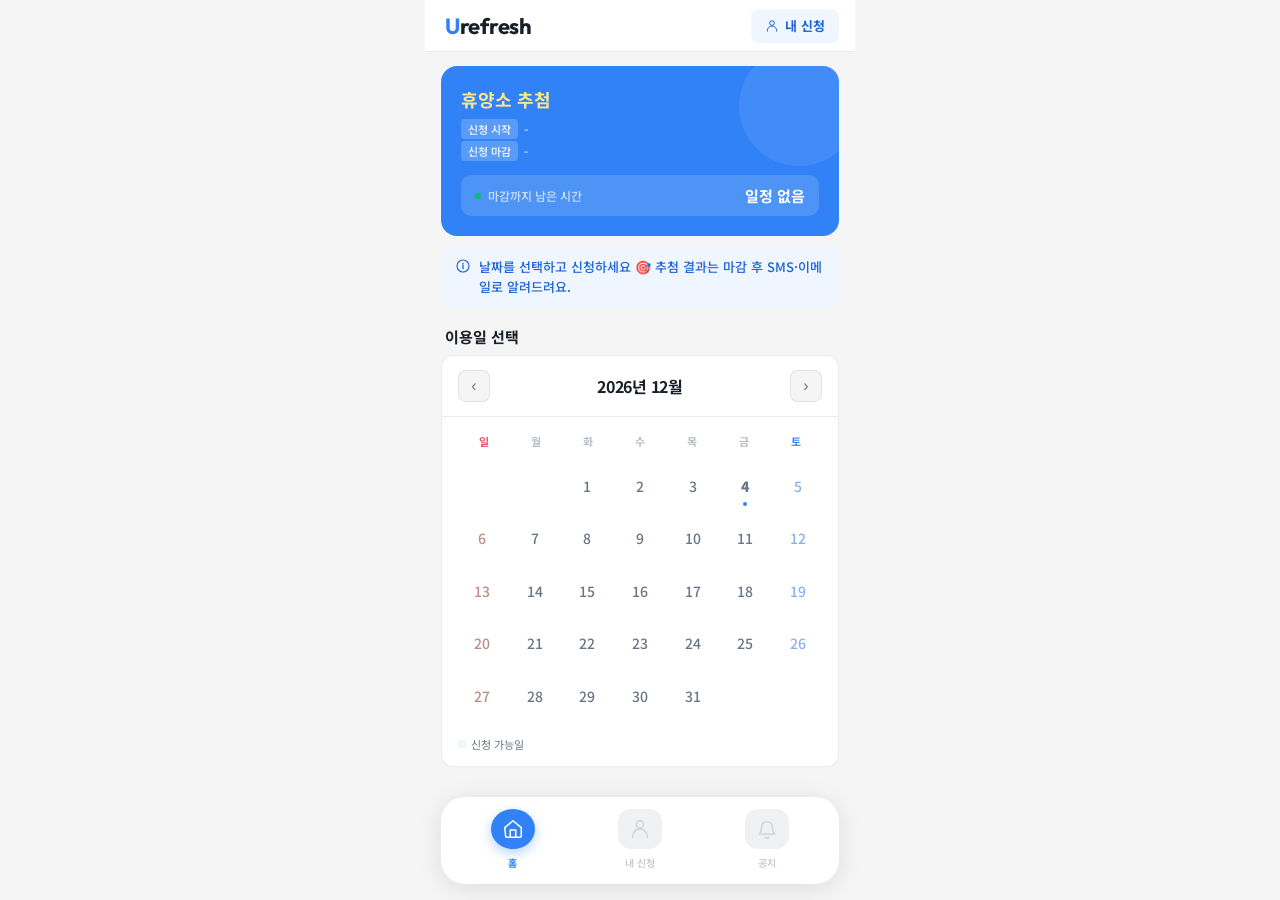
<file: index.html>
<!DOCTYPE html>
<html lang="ko">
<head>
<meta charset="UTF-8">
<meta name="viewport" content="width=device-width, initial-scale=1.0, maximum-scale=1.0, user-scalable=no">
<meta name="apple-mobile-web-app-capable" content="yes">
<meta name="mobile-web-app-capable" content="yes">
<meta name="apple-mobile-web-app-status-bar-style" content="default">
<link rel="icon" href="data:,">
<title>유프레시</title>
<link href="https://fonts.googleapis.com/css2?family=Noto+Sans+KR:wght@400;500;700;900&family=Outfit:wght@700&display=swap" rel="stylesheet">
<link rel="stylesheet" href="css/style.css">
</head>
<body>

<!-- ══ SVG ICON SYMBOLS ══ -->
<svg xmlns="http://www.w3.org/2000/svg" style="display:none" width="0" height="0">
  <symbol id="i-back" viewBox="0 0 24 24" fill="none"><path d="M15 6l-6 6 6 6" stroke-width="1.7" stroke-linecap="round" stroke-linejoin="round"/></symbol>
  <symbol id="i-fwd" viewBox="0 0 24 24" fill="none"><path d="M9 6l6 6-6 6" stroke-width="1.7" stroke-linecap="round" stroke-linejoin="round"/></symbol>
  <symbol id="i-home" viewBox="0 0 24 24" fill="none"><path d="M3 10.5L12 3l9 7.5V20a1 1 0 01-1 1H5a1 1 0 01-1-1z" stroke-width="1.7" stroke-linecap="round" stroke-linejoin="round"/><path d="M9 21V13h6v8" stroke-width="1.7" stroke-linecap="round" stroke-linejoin="round"/></symbol>
  <symbol id="i-person" viewBox="0 0 24 24" fill="none"><circle cx="12" cy="7" r="4" stroke-width="1.7"/><path d="M4 21v-1a8 8 0 0116 0v1" stroke-width="1.7" stroke-linecap="round" stroke-linejoin="round"/></symbol>
  <symbol id="i-bell" viewBox="0 0 24 24" fill="none"><path d="M6 10a6 6 0 0112 0c0 5.5 2.5 7.5 2.5 7.5h-17S6 15.5 6 10z" stroke-width="1.7" stroke-linecap="round" stroke-linejoin="round"/><path d="M13.73 21a2 2 0 01-3.46 0" stroke-width="1.7" stroke-linecap="round"/></symbol>
  <symbol id="i-doc" viewBox="0 0 24 24" fill="none"><rect x="4" y="2" width="16" height="20" rx="2" stroke-width="1.7"/><path d="M8 7h8M8 12h8M8 17h5" stroke-width="1.7" stroke-linecap="round"/></symbol>
  <symbol id="i-check" viewBox="0 0 24 24" fill="none"><path d="M5 12l5 5L19 7" stroke-width="2" stroke-linecap="round" stroke-linejoin="round"/></symbol>
  <symbol id="i-info" viewBox="0 0 24 24" fill="none"><circle cx="12" cy="12" r="9" stroke-width="1.7"/><path d="M12 8v1M12 11v5" stroke-width="2" stroke-linecap="round"/></symbol>
  <symbol id="i-warn" viewBox="0 0 24 24" fill="none"><path d="M12 3L2 21h20L12 3z" stroke-width="1.7" stroke-linecap="round" stroke-linejoin="round"/><path d="M12 9v5M12 17v1" stroke-width="2" stroke-linecap="round"/></symbol>
</svg>

<!-- ══ LOADING ══ -->
<div class="loading-overlay" id="loading-overlay">
  <div class="loading-spinner"></div>
  <div class="loading-text">신청 중입니다...</div>
</div>

<div id="app">

<!-- ══ SCREEN: HOME ══ -->
<div class="scr on" id="sc-home">
  <div class="nav-home">
    <div class="logo">U<span>refresh</span></div>
    <button class="btn-my" onclick="go('sc-my')">
      <svg width="14" height="14" stroke="#1B64DA"><use href="#i-person"/></svg>내 신청
    </button>
  </div>
  <div class="scroll">
    <div class="hero">
      <div class="hero-title"><span class="hl" id="hero-hl">휴양소 추첨</span></div>
      <div class="hero-period">
        <div style="display:flex;align-items:center;gap:6px;">
          <span style="font-size:11px;background:rgba(255,255,255,.2);border-radius:4px;padding:2px 7px;font-weight:600;">신청 시작</span>
          <span id="hero-start">-</span>
        </div>
        <div style="display:flex;align-items:center;gap:6px;">
          <span style="font-size:11px;background:rgba(255,255,255,.2);border-radius:4px;padding:2px 7px;font-weight:600;">신청 마감</span>
          <span id="hero-end">-</span>
        </div>
      </div>
      <div class="hero-timer">
        <div class="timer-label"><span class="timer-dot"></span>마감까지 남은 시간</div>
        <div class="timer-val" id="timer-val">계산 중...</div>
      </div>
    </div>
    <div class="banner">
      <svg width="16" height="16" stroke="#1B64DA" style="flex-shrink:0;margin-top:1px"><use href="#i-info"/></svg>
      <div class="banner-text">날짜를 선택하고 신청하세요 🎯 추첨 결과는 마감 후 SMS·이메일로 알려드려요.</div>
    </div>
    <div class="sec-hd">
      <div class="sec-hd-title">이용일 선택</div>
    </div>

    <!-- 캘린더 -->
    <div class="cal-wrap">
      <div class="cal-nav">
        <button class="cal-btn" onclick="calPrev()">&#8249;</button>
        <div class="cal-month" id="cal-month-title">2025년 8월</div>
        <button class="cal-btn" onclick="calNext()">&#8250;</button>
      </div>
      <div class="cal-grid">
        <div class="cal-weekdays">
          <div class="cal-wd">일</div><div class="cal-wd">월</div><div class="cal-wd">화</div>
          <div class="cal-wd">수</div><div class="cal-wd">목</div><div class="cal-wd">금</div>
          <div class="cal-wd">토</div>
        </div>
        <div class="cal-days" id="cal-days"></div>
      </div>
      <div class="cal-legend">
        <div class="legend-item"><div class="legend-dot" style="background:var(--blue-ll);border:1px solid var(--blue-l)"></div>신청 가능일</div>
      </div>
    </div>

    <!-- 선택된 날짜 정보 -->
    <div class="sel-info" id="sel-info">
      <div class="sel-info-date" id="sel-info-date">—</div>
      <div class="sel-usage" id="sel-usage">
        <span class="sel-usage-lbl">이용일</span>
        <span class="sel-usage-val" id="sel-usage-val">—</span>
      </div>
      <div class="sel-stats">
        <div class="sel-stat"><div class="sel-stat-val" id="sel-apply">—</div><div class="sel-stat-lbl">신청 인원</div></div>
        <div class="sel-stat"><div class="sel-stat-val" id="sel-slots">—</div><div class="sel-stat-lbl">배정 구좌</div></div>
        <div class="sel-stat"><div class="sel-stat-val" id="sel-rate">—</div><div class="sel-stat-lbl">경쟁률</div></div>
      </div>
      <button class="cta cta-blue" id="sel-apply-btn" onclick="goDetail()" style="height:48px;font-size:15px;">이 날짜로 신청하기</button>
    </div>
    <div style="height:8px"></div>
  </div>
  <div class="tab-wrap"><div class="tab-bar">
    <button class="tb on"><div class="tb-ico"><svg width="22" height="22" stroke="#fff"><use href="#i-home"/></svg></div><div class="tb-lbl">홈</div></button>
    <button class="tb" onclick="go('sc-my')"><div class="tb-ico"><svg width="22" height="22" stroke="#D1D5DB"><use href="#i-person"/></svg></div><div class="tb-lbl">내 신청</div></button>
    <button class="tb" onclick="go('sc-notice')"><div class="tb-ico"><svg width="22" height="22" stroke="#D1D5DB"><use href="#i-bell"/></svg></div><div class="tb-lbl">공지</div></button>
  </div></div>
</div>

<!-- ══ SCREEN: DETAIL ══ -->
<div class="scr" id="sc-detail">
  <div class="nav">
    <button class="btn-back" onclick="go('sc-home')"><svg width="24" height="24" stroke="#191F28"><use href="#i-back"/></svg></button>
    <div class="nav-title">신청하기</div>
    <div class="nav-end"></div>
  </div>
  <div class="scroll">
    <div class="detail-hd">
      <div class="dh-eyebrow" style="color:var(--blue-dk);background:var(--blue-ll);display:inline-block;padding:3px 10px;border-radius:4px;">✓ 이용일 확인</div>
      <div class="dh-date-row" style="margin-top:8px"><div class="dh-date" id="dh-date">—</div><div class="dh-day" id="dh-day">—</div></div>
      <div class="dh-stats">
        <div class="dhs"><div class="dhs-lbl">신청 인원</div><div class="dhs-val" id="dh-apply">—<span class="dhs-unit">명</span></div></div>
        <div class="dhs"><div class="dhs-lbl">배정 구좌</div><div class="dhs-val" id="dh-slots">—<span class="dhs-unit">구좌</span></div></div>
        <div class="dhs"><div class="dhs-lbl">경쟁률</div><div class="dhs-val" id="dh-rate">—<span class="dhs-unit">:1</span></div></div>
      </div>
    </div>
    <div style="padding:18px 20px 8px;font-size:15px;font-weight:700;color:var(--ink);">신청 정보 입력</div>
    <div class="form-card" id="form-card">
      <div class="frow"><div class="fl">사번</div><div class="fdiv"></div><input class="fi" id="f-eno" type="text" placeholder="12345 (숫자만 입력가능)" inputmode="numeric" autocomplete="off" oninput="this.value=this.value.replace(/[^0-9]/g,'');checkForm()"></div>
      <div class="frow"><div class="fl">성명</div><div class="fdiv"></div><input class="fi" id="f-nm" type="text" placeholder="홍길동 (한글만 입력가능)" autocomplete="off" oninput="this.value=this.value.replace(/[^가-힣ㄱ-ㅎㅏ-ㅣ]/g,'');checkForm()"></div>
      <div class="frow"><div class="fl">연락처</div><div class="fdiv"></div><input class="fi" id="f-tel" type="tel" placeholder="010-0000-0000" inputmode="numeric" oninput="formatTel(this);checkForm()"></div>
      <div class="frow"><div class="fl">이메일</div><div class="fdiv"></div>
        <div class="email-fixed">
          <input class="fi" id="f-email-local" type="text" placeholder="아이디" autocomplete="email" inputmode="email"
                 oninput="this.value=this.value.toLowerCase().replace(/[^a-z0-9]/g,'');checkForm()">
          <span class="email-suffix">@umoment.co.kr</span>
        </div>
      </div>
      <div class="frow" onclick="toggleDp()">
        <div class="fl">동반 가족</div><div class="fdiv"></div>
        <div class="custom-sel"><span class="custom-sel-val" id="sel-val">본인 포함 1명</span><svg class="sel-arrow" id="sel-arrow" width="16" height="16" stroke="#B0B8C1"><use href="#i-fwd"/></svg></div>
      </div>
      <div class="frow frow-auto"><div class="fl">영유아<br>동반</div><div class="fdiv"></div>
        <label class="chk-label" onclick="toggleChk(this)">
          <div class="chk-box" id="chk-infant"><svg width="11" height="11" stroke="#fff" style="display:none"><use href="#i-check"/></svg></div>
          <span class="chk-text">영유아(36개월 미만) 동반합니다</span>
        </label>
      </div>
    </div>
    <div class="dp-panel" id="dp-panel">
      <div class="dp-item sel" onclick="pickOpt(this,'본인 포함 1명')">본인 포함 1명</div>
      <div class="dp-item" onclick="pickOpt(this,'2명')">2명</div>
      <div class="dp-item" onclick="pickOpt(this,'3명')">3명</div>
      <div class="dp-item" onclick="pickOpt(this,'4명 이상')">4명 이상</div>
    </div>
    <div class="warn">
      <svg width="16" height="16" stroke="#7D3800" style="flex-shrink:0;margin-top:1px"><use href="#i-warn"/></svg>
      <div class="warn-text">사번·성명이 인사 시스템과 일치하지 않으면 추첨 결과에서 <b>임의 탈락</b> 처리될 수 있습니다.</div>
    </div>
    <div class="cta-wrap">
      <button class="cta cta-blue" id="submit-btn" onclick="doSubmit()" disabled style="opacity:.4;cursor:not-allowed">신청 완료하기</button>
    </div>
    <div style="height:20px"></div>
  </div>
</div>

<!-- ══ SCREEN: SUCCESS ══ -->
<div class="scr" id="sc-success">
  <div class="nav"><div class="nav-end"></div><div class="nav-title">신청 완료</div><div class="nav-end"></div></div>
  <div class="scroll">
    <div class="success-wrap">
      <div class="success-ico"><svg width="36" height="36" stroke="#05C072"><use href="#i-check"/></svg></div>
      <div class="success-title">신청이 접수됐어요!</div>
      <div class="success-sub">추첨 결과는 마감 후<br>SMS 및 이메일로 안내됩니다.</div>
      <div class="conf-card">
        <div class="conf-row"><div class="conf-k">이용 희망일</div><div class="conf-v" id="s-date">—</div></div>
        <div class="conf-row"><div class="conf-k">사번</div><div class="conf-v" id="s-eno">—</div></div>
        <div class="conf-row"><div class="conf-k">결과 통보</div><div class="conf-v">SMS + 이메일</div></div>
      </div>
      <div style="width:100%">
        <div class="cta-wrap" style="padding:0">
          <button class="cta cta-green" onclick="go('sc-home')">홈으로 돌아가기</button>
          <button class="cta cta-outline" onclick="go('sc-my')">신청 현황 확인</button>
        </div>
      </div>
    </div>
  </div>
</div>

<!-- ══ SCREEN: MY PAGE ══ -->
<div class="scr" id="sc-my">
  <div class="nav">
    <button class="btn-back" onclick="go('sc-home')"><svg width="24" height="24" stroke="#191F28"><use href="#i-back"/></svg></button>
    <div class="nav-title">내 신청</div><div class="nav-end"></div>
  </div>
  <div class="scroll">

    <!-- 사번 조회 -->
    <div style="margin:16px 16px 0;">
      <div style="background:var(--card);border-radius:var(--radius);border:1px solid var(--sep);display:flex;align-items:center;overflow:hidden;width:100%;">
        <input id="my-eno-input" type="text" inputmode="numeric"
          placeholder="사번을 입력하세요"
          style="min-width:0;flex:1;border:none;outline:none;padding:14px 16px;font-size:15px;font-family:inherit;color:var(--ink);background:transparent;"
          oninput="this.value=this.value.replace(/[^0-9]/g,'')"
          onkeydown="if(event.key==='Enter')searchMyApps()">
        <button onclick="searchMyApps()"
          style="width:64px;height:50px;background:var(--blue);color:#fff;border:none;font-size:14px;font-weight:700;cursor:pointer;font-family:inherit;flex-shrink:0;">
          조회
        </button>
      </div>
    </div>
    <div style="padding:18px 20px 8px;font-size:15px;font-weight:700;color:var(--ink);">신청 내역</div>
    <div class="hist-list" id="hist-list"><div style="text-align:center;padding:32px;color:var(--ink4);font-size:14px">사번을 입력하고 조회하세요</div></div>
    <div style="height:8px"></div>
  </div>
  <div class="tab-wrap"><div class="tab-bar">
    <button class="tb" onclick="go('sc-home')"><div class="tb-ico"><svg width="22" height="22" stroke="#D1D5DB"><use href="#i-home"/></svg></div><div class="tb-lbl">홈</div></button>
    <button class="tb on"><div class="tb-ico"><svg width="22" height="22" stroke="#fff"><use href="#i-person"/></svg></div><div class="tb-lbl">내 신청</div></button>
    <button class="tb" onclick="go('sc-notice')"><div class="tb-ico"><svg width="22" height="22" stroke="#D1D5DB"><use href="#i-bell"/></svg></div><div class="tb-lbl">공지</div></button>
  </div></div>
</div>

<!-- ══ SCREEN: NOTICE LIST ══ -->
<div class="scr" id="sc-notice">
  <div class="nav">
    <button class="btn-back" onclick="go('sc-home')"><svg width="24" height="24" stroke="#191F28"><use href="#i-back"/></svg></button>
    <div class="nav-title">공지사항</div><div class="nav-end"></div>
  </div>
  <div class="scroll">
    <div style="padding:18px 20px 8px;font-size:15px;font-weight:700;color:var(--ink);">최근 공지</div>
    <div class="notice-card" id="notice-list">
      <div style="text-align:center;padding:32px;color:var(--ink4);font-size:14px">공지사항을 불러오는 중...</div>
    </div>
    <div style="height:8px"></div>
  </div>
  <div class="tab-wrap"><div class="tab-bar">
    <button class="tb" onclick="go('sc-home')"><div class="tb-ico"><svg width="22" height="22" stroke="#D1D5DB"><use href="#i-home"/></svg></div><div class="tb-lbl">홈</div></button>
    <button class="tb" onclick="go('sc-my')"><div class="tb-ico"><svg width="22" height="22" stroke="#D1D5DB"><use href="#i-person"/></svg></div><div class="tb-lbl">내 신청</div></button>
    <button class="tb on"><div class="tb-ico"><svg width="22" height="22" stroke="#fff"><use href="#i-bell"/></svg></div><div class="tb-lbl">공지</div></button>
  </div></div>
</div>

<!-- ══ SCREEN: NOTICE DETAIL ══ -->
<div class="scr" id="sc-notice-detail">
  <div class="nav">
    <button class="btn-back" onclick="go('sc-notice')"><svg width="24" height="24" stroke="#191F28"><use href="#i-back"/></svg></button>
    <div class="nav-title">공지사항</div><div class="nav-end"></div>
  </div>
  <div class="scroll">
    <div class="nd-wrap">
      <div class="nd-title" id="nd-title">—</div>
      <div class="nd-meta" id="nd-meta">—</div>
      <div class="nd-body" id="nd-body">—</div>
    </div>
    <div style="height:20px"></div>
  </div>
</div>

</div>

<!-- ══ SCRIPTS ══ -->
<script src="js/utils.js"></script>
<script src="js/storage.js"></script>
<script src="js/api.js"></script>
<script src="js/app.js"></script>
</body>
</html>
</file>
<file: css/style.css>
*{box-sizing:border-box;margin:0;padding:0;-webkit-tap-highlight-color:transparent}
:root{
  --blue:#3182F6;--blue-l:#EBF3FF;--blue-ll:#F0F6FF;--blue-dk:#1B64DA;
  --ink:#191F28;--ink2:#333D4B;--ink3:#6B7684;--ink4:#B0B8C1;--ink5:#F2F4F6;
  --page:#F5F5F5;--card:#FFFFFF;--sep:rgba(0,0,0,.08);
  --green:#05C072;--green-l:#E8FAF2;--green-dk:#027A48;
  --orange:#FF6B00;--orange-l:#FFF1E8;--orange-dk:#7D3800;
  --red:#F04452;--red-l:#FFF0F1;--red-dk:#7D1B16;
  --radius:12px;
}
html,body{height:100dvh;width:100%;overflow:hidden;font-family:"Noto Sans KR",-apple-system,sans-serif;background:var(--page);color:var(--ink);}
#app{width:100%;height:100dvh;max-width:430px;margin:0 auto;display:flex;flex-direction:column;background:var(--page);}
.scr{display:none;flex-direction:column;height:100dvh;background:var(--page)}
.scr.on{display:flex}
.scroll{flex:1;overflow-y:auto;-webkit-overflow-scrolling:touch;padding-bottom:110px}
.scroll::-webkit-scrollbar{display:none}

/* NAV */
.nav{height:52px;background:var(--card);border-bottom:1px solid var(--sep);display:flex;align-items:center;padding:0 4px;position:relative;flex-shrink:0;}
.nav-title{position:absolute;left:50%;transform:translateX(-50%);font-size:16px;font-weight:700;color:var(--ink);letter-spacing:-.3px;white-space:nowrap;pointer-events:none;}
.nav-end{width:48px;flex-shrink:0}
.btn-back{width:48px;height:48px;display:flex;align-items:center;justify-content:center;background:none;border:none;cursor:pointer;}
.nav-home{height:52px;background:var(--card);border-bottom:1px solid var(--sep);display:flex;align-items:center;justify-content:space-between;padding:0 16px 0 20px;flex-shrink:0;}
.logo{font-family:"Outfit",sans-serif;font-size:22px;font-weight:700;color:var(--blue);letter-spacing:-.5px;}
.logo span{color:var(--ink)}
.btn-my{display:inline-flex;align-items:center;gap:6px;height:34px;padding:0 14px;border:none;border-radius:8px;background:var(--blue-ll);color:var(--blue-dk);font-size:13px;font-weight:700;cursor:pointer;font-family:inherit;}

/* HERO */
.hero{margin:14px 16px 0;border-radius:16px;background:var(--blue);padding:20px;position:relative;overflow:hidden;}
.hero::before{content:"";position:absolute;right:-20px;top:-20px;width:120px;height:120px;border-radius:50%;background:rgba(255,255,255,.08);}
.hero-title{font-size:15px;font-weight:700;color:#fff;line-height:1.5;margin-bottom:6px;position:relative;z-index:1;}
.hero-title .hl{font-size:18px;color:#FDE68A}
.hero-period{font-size:13px;color:rgba(255,255,255,.85);margin-bottom:14px;position:relative;z-index:1;display:flex;flex-direction:column;gap:2px;}
.hero-timer{background:rgba(255,255,255,.14);border-radius:10px;padding:10px 14px;display:flex;align-items:center;justify-content:space-between;position:relative;z-index:1;}
.timer-label{display:flex;align-items:center;gap:7px;font-size:12px;color:rgba(255,255,255,.7);font-weight:500}
.timer-dot{width:6px;height:6px;border-radius:50%;background:var(--green);flex-shrink:0}
.timer-val{font-size:15px;font-weight:700;color:#fff;font-variant-numeric:tabular-nums;}

/* BANNER */
.banner{margin:10px 16px 0;background:var(--blue-ll);border-radius:10px;padding:11px 14px;display:flex;align-items:flex-start;gap:8px;}
.banner-text{font-size:13px;color:var(--blue-dk);font-weight:500;line-height:1.55}

/* SECTION */
.sec-hd{padding:18px 20px 8px;display:flex;align-items:center;justify-content:space-between;}
.sec-hd-title{font-size:15px;font-weight:700;color:var(--ink);}

/* CALENDAR */
.cal-wrap{margin:0 16px;background:var(--card);border-radius:var(--radius);border:1px solid var(--sep);overflow:hidden;}
.cal-nav{display:flex;align-items:center;justify-content:space-between;padding:14px 16px;border-bottom:1px solid var(--sep);}
.cal-month{font-size:16px;font-weight:700;color:var(--ink);letter-spacing:-.3px;}
.cal-btn{width:32px;height:32px;border-radius:8px;border:1px solid var(--sep);background:var(--page);display:flex;align-items:center;justify-content:center;cursor:pointer;font-size:16px;color:var(--ink3);}
.cal-btn:active{background:var(--ink5)}
.cal-grid{padding:12px 16px 16px;}
.cal-weekdays{display:grid;grid-template-columns:repeat(7,1fr);margin-bottom:8px;}
.cal-wd{font-size:11px;font-weight:600;color:var(--ink4);text-align:center;padding:4px 0;}
.cal-wd:first-child{color:var(--red)}
.cal-wd:last-child{color:var(--blue)}
.cal-days{display:grid;grid-template-columns:repeat(7,1fr);gap:4px;}
.cal-day{
  aspect-ratio:1;border-radius:10px;
  display:flex;flex-direction:column;align-items:center;justify-content:center;
  cursor:default;position:relative;
}
.cal-day .cal-num{font-size:14px;font-weight:500;color:var(--ink3);}
.cal-day.empty .cal-num{color:transparent;}
.cal-day.sun .cal-num{color:var(--red-dk);opacity:.5;}
.cal-day.sat .cal-num{color:var(--blue-dk);opacity:.5;}
.cal-day.available{cursor:pointer;}
.cal-day.available .cal-num{font-weight:700;}
.cal-day.available:active{opacity:.75;}
.cal-day.today .cal-num{font-weight:900;}
.cal-day.today::after{content:"";width:4px;height:4px;border-radius:50%;background:var(--blue);position:absolute;bottom:4px;}
.cal-day.selected{background:var(--blue) !important;box-shadow:0 2px 8px rgba(49,130,246,.4);}
.cal-day.selected .cal-num{color:#fff !important;font-weight:700;}
.cal-dot{width:4px;height:4px;border-radius:50%;margin-top:2px;}

/* CAL LEGEND */
.cal-legend{display:flex;align-items:center;gap:12px;padding:0 16px 14px;flex-wrap:wrap;}
.legend-item{display:flex;align-items:center;gap:5px;font-size:11px;color:var(--ink3);}
.legend-dot{width:8px;height:8px;border-radius:2px;}

/* SELECTED DATE INFO */
.sel-info{margin:10px 16px 0;background:var(--card);border-radius:var(--radius);border:1px solid var(--sep);padding:16px;display:none;}
.sel-info.on{display:block;}
.sel-info-date{font-size:16px;font-weight:700;color:var(--ink);margin-bottom:10px;letter-spacing:-.3px;}
.sel-usage{
  display:flex;align-items:center;gap:8px;
  background:var(--blue-ll);border-radius:8px;
  padding:10px 12px;margin-bottom:12px;
}
.sel-usage-lbl{
  font-size:11px;font-weight:700;color:var(--blue-dk);
  background:#fff;border-radius:4px;padding:2px 8px;flex-shrink:0;
}
.sel-usage-val{font-size:14px;font-weight:700;color:var(--blue-dk);}
.sel-stats{display:grid;grid-template-columns:repeat(3,1fr);gap:8px;margin-bottom:14px;}
.sel-stat{background:var(--page);border-radius:10px;padding:10px;text-align:center;}
.sel-stat-val{font-size:18px;font-weight:900;color:var(--ink);letter-spacing:-.4px;line-height:1;}
.sel-stat-lbl{font-size:10px;color:var(--ink4);margin-top:3px;letter-spacing:.3px;text-transform:uppercase;}

/* CHIP */
.chip{display:inline-flex;align-items:center;height:22px;padding:0 8px;border-radius:4px;font-size:11px;font-weight:700;white-space:nowrap;}
.chip-blue{background:var(--blue-l);color:var(--blue-dk)}
.chip-green{background:var(--green-l);color:var(--green-dk)}
.chip-orange{background:var(--orange-l);color:var(--orange-dk)}
.chip-red{background:var(--red-l);color:var(--red-dk)}
.chip-gray{background:var(--ink5);color:var(--ink3)}

/* FORM */
.detail-hd{background:var(--card);padding:20px 20px 18px;border-bottom:1px solid var(--sep);}
.dh-eyebrow{font-size:11px;font-weight:700;color:var(--ink4);letter-spacing:.5px;text-transform:uppercase;margin-bottom:6px;}
.dh-date-row{display:flex;align-items:baseline;gap:6px;margin-bottom:16px;}
.dh-date,.dh-day{font-size:18px;font-weight:700;color:var(--ink);}
.dh-stats{display:grid;grid-template-columns:repeat(3,1fr);gap:8px}
.dhs{background:var(--page);border-radius:10px;padding:12px 10px;border:1px solid var(--sep);}
.dhs-lbl{font-size:10px;font-weight:700;color:var(--ink4);letter-spacing:.4px;text-transform:uppercase;margin-bottom:4px;}
.dhs-val{font-size:20px;font-weight:900;color:var(--ink);line-height:1}
.dhs-unit{font-size:11px;color:var(--ink4);margin-left:1px}
.form-card{background:var(--card);border-radius:var(--radius);margin:0 16px;border:1px solid var(--sep);overflow:hidden;}
.frow{display:flex;align-items:center;height:54px;padding:0 16px;border-bottom:1px solid var(--sep);}
.frow:last-child{border-bottom:none}
.frow-auto{height:auto;padding:14px 16px;}
.fl{font-size:14px;color:var(--ink3);font-weight:500;width:64px;flex-shrink:0;line-height:1.4}
.fdiv{width:1px;height:18px;background:var(--sep);margin-right:14px;flex-shrink:0}
.fi{flex:1;border:none;outline:none;background:transparent;font-size:15px;color:var(--ink);font-family:inherit;}
.fi::placeholder{color:var(--ink4)}
.custom-sel{flex:1;display:flex;align-items:center;justify-content:space-between;padding-left:8px;cursor:pointer;}
.custom-sel-val{font-size:15px;color:var(--ink);}
.sel-arrow{flex-shrink:0;transition:transform .2s}

/* EMAIL (local 만 입력, 도메인 @umoment.co.kr 고정) */
.email-fixed{display:flex;align-items:center;gap:4px;flex:1;min-width:0;padding-right:8px;}
.email-fixed .fi{flex:1;min-width:0;}
.email-suffix{
  color:var(--ink3);font-size:14px;font-weight:500;
  flex-shrink:0;white-space:nowrap;
}
.dp-panel{display:none;background:var(--card);border:1px solid var(--sep);border-top:none;border-radius:0 0 var(--radius) var(--radius);margin:0 16px;overflow:hidden;}
.dp-panel.open{display:block}
.dp-item{padding:14px 16px;font-size:15px;color:var(--ink);border-bottom:1px solid var(--sep);cursor:pointer;display:flex;align-items:center;justify-content:space-between;}
.dp-item:last-child{border-bottom:none}
.dp-item.sel{color:var(--blue);font-weight:700}
.dp-item.sel::after{content:"";width:7px;height:7px;border-radius:50%;background:var(--blue);display:block}
.chk-label{display:flex;align-items:center;gap:10px;cursor:pointer;flex:1}
.chk-box{width:20px;height:20px;border-radius:5px;border:1.5px solid var(--ink4);background:var(--card);display:flex;align-items:center;justify-content:center;flex-shrink:0;transition:all .15s;}
.chk-box.on{background:var(--blue);border-color:var(--blue)}
.chk-text{font-size:14px;color:var(--ink2);}
.warn{margin:10px 16px;background:var(--orange-l);border-radius:10px;padding:12px 14px;display:flex;align-items:flex-start;gap:8px;}
.warn-text{font-size:13px;color:var(--orange-dk);line-height:1.55}
.cta-wrap{padding:8px 16px 0}
.cta{width:100%;height:54px;border:none;border-radius:var(--radius);font-size:17px;font-weight:700;cursor:pointer;font-family:inherit;transition:opacity .12s;}
.cta-blue{background:var(--blue);color:#fff}
.cta-green{background:var(--green);color:#fff}
.cta-outline{background:var(--card);color:var(--ink2);border:1.5px solid var(--ink5);height:50px;margin-top:8px;font-size:15px;font-weight:500;}

/* SUCCESS */
.success-wrap{flex:1;display:flex;flex-direction:column;align-items:center;padding:48px 20px 0;}
.success-ico{width:76px;height:76px;border-radius:50%;background:var(--green-l);display:flex;align-items:center;justify-content:center;margin-bottom:20px;}
.success-title{font-size:22px;font-weight:900;color:var(--ink);text-align:center;margin-bottom:8px}
.success-sub{font-size:14px;color:var(--ink3);text-align:center;line-height:1.6;margin-bottom:28px}
.conf-card{width:100%;background:var(--card);border-radius:var(--radius);border:1px solid var(--sep);overflow:hidden;margin-bottom:24px}
.conf-row{display:flex;justify-content:space-between;align-items:center;padding:14px 16px;border-bottom:1px solid var(--sep)}
.conf-row:last-child{border-bottom:none}
.conf-k{font-size:14px;color:var(--ink3)}
.conf-v{font-size:14px;font-weight:700;color:var(--ink)}

/* MY PAGE */
.my-hd{background:var(--card);padding:22px 20px 20px;border-bottom:1px solid var(--sep);}
.my-hello{font-size:13px;color:var(--ink3);font-weight:500;margin-bottom:4px}
.my-name{font-size:22px;font-weight:900;color:var(--ink);}
.hist-list{padding:0 16px;display:flex;flex-direction:column;gap:8px}
.hist-item{background:var(--card);border-radius:var(--radius);border:1px solid var(--sep);padding:14px 16px;display:flex;flex-direction:column;}
.hist-item-row{display:flex;align-items:center;gap:12px}
.hist-item-actions{display:flex;gap:8px;margin-top:12px;padding-top:12px;border-top:1px solid var(--sep);}
.hist-action-btn{flex:1;height:36px;border:none;border-radius:8px;font-size:13px;font-weight:600;cursor:pointer;font-family:inherit;}
.hist-btn-cancel{background:var(--red-l);color:var(--red-dk)}
.hist-btn-disabled{background:var(--ink5);color:var(--ink4);cursor:default}
.hist-num{width:28px;height:28px;border-radius:50%;display:flex;align-items:center;justify-content:center;font-size:12px;font-weight:700;flex-shrink:0;}
.hist-body{flex:1;min-width:0}
.hist-t{font-size:14px;font-weight:700;color:var(--ink);margin-bottom:3px}
.hist-s{font-size:12px;color:var(--ink3);display:flex;align-items:center;gap:5px}
.hdot{width:2px;height:2px;border-radius:50%;background:var(--ink4);display:inline-block}

/* NOTICE */
.notice-card{background:var(--card);border-radius:var(--radius);margin:0 16px;border:1px solid var(--sep);overflow:hidden;}
.ni-row{display:flex;align-items:center;gap:12px;padding:15px 16px;border-bottom:1px solid var(--sep);cursor:pointer;}
.ni-row:last-child{border-bottom:none}
.ni-row:active{background:var(--ink5)}
.ni-ico{width:38px;height:38px;border-radius:9px;background:var(--blue-ll);display:flex;align-items:center;justify-content:center;flex-shrink:0;}
.ni-body{flex:1;min-width:0}
.ni-t{font-size:14px;font-weight:700;color:var(--ink);margin-bottom:2px;overflow:hidden;text-overflow:ellipsis;white-space:nowrap}
.ni-d{font-size:12px;color:var(--ink4)}

/* NOTICE DETAIL */
.nd-wrap{background:var(--card);margin:14px 16px;border-radius:var(--radius);border:1px solid var(--sep);padding:20px;}
.nd-title{font-size:18px;font-weight:900;color:var(--ink);letter-spacing:-.3px;line-height:1.4;margin-bottom:10px;}
.nd-meta{font-size:12px;color:var(--ink4);padding-bottom:14px;border-bottom:1px solid var(--sep);margin-bottom:14px;}
.nd-body{font-size:14px;color:var(--ink2);line-height:1.7;white-space:pre-wrap;word-break:break-word;}

/* TAB BAR */
.tab-wrap{padding:10px 16px;padding-bottom:calc(16px + env(safe-area-inset-bottom));background:transparent;flex-shrink:0;}
.tab-bar{display:flex;align-items:center;background:var(--card);border-radius:24px;padding:10px 8px 12px;box-shadow:0 4px 24px rgba(0,0,0,.10);}
.tb{flex:1;display:flex;flex-direction:column;align-items:center;gap:6px;background:none;border:none;cursor:pointer;font-family:inherit;padding:2px 0;}
.tb-ico{display:flex;align-items:center;justify-content:center;transition:all .18s;}
.tb:not(.on) .tb-ico{width:44px;height:40px;border-radius:13px;background:#F0F1F3;}
.tb.on .tb-ico{width:44px;height:40px;border-radius:50%;background:var(--blue);box-shadow:0 4px 12px rgba(49,130,246,.35);}
.tb-lbl{font-size:10px;font-weight:600;transition:color .18s}
.tb:not(.on) .tb-lbl{color:#C4CAD4}
.tb.on .tb-lbl{color:var(--blue);font-weight:700}

/* LOADING */
.loading-overlay{display:none;position:fixed;inset:0;background:rgba(255,255,255,.85);z-index:999;align-items:center;justify-content:center;flex-direction:column;gap:12px;}
.loading-overlay.on{display:flex}
.loading-spinner{width:40px;height:40px;border:3px solid var(--ink5);border-top-color:var(--blue);border-radius:50%;animation:spin .7s linear infinite;}
@keyframes spin{to{transform:rotate(360deg)}}
.loading-text{font-size:14px;color:var(--ink3);font-weight:500}
</file>
